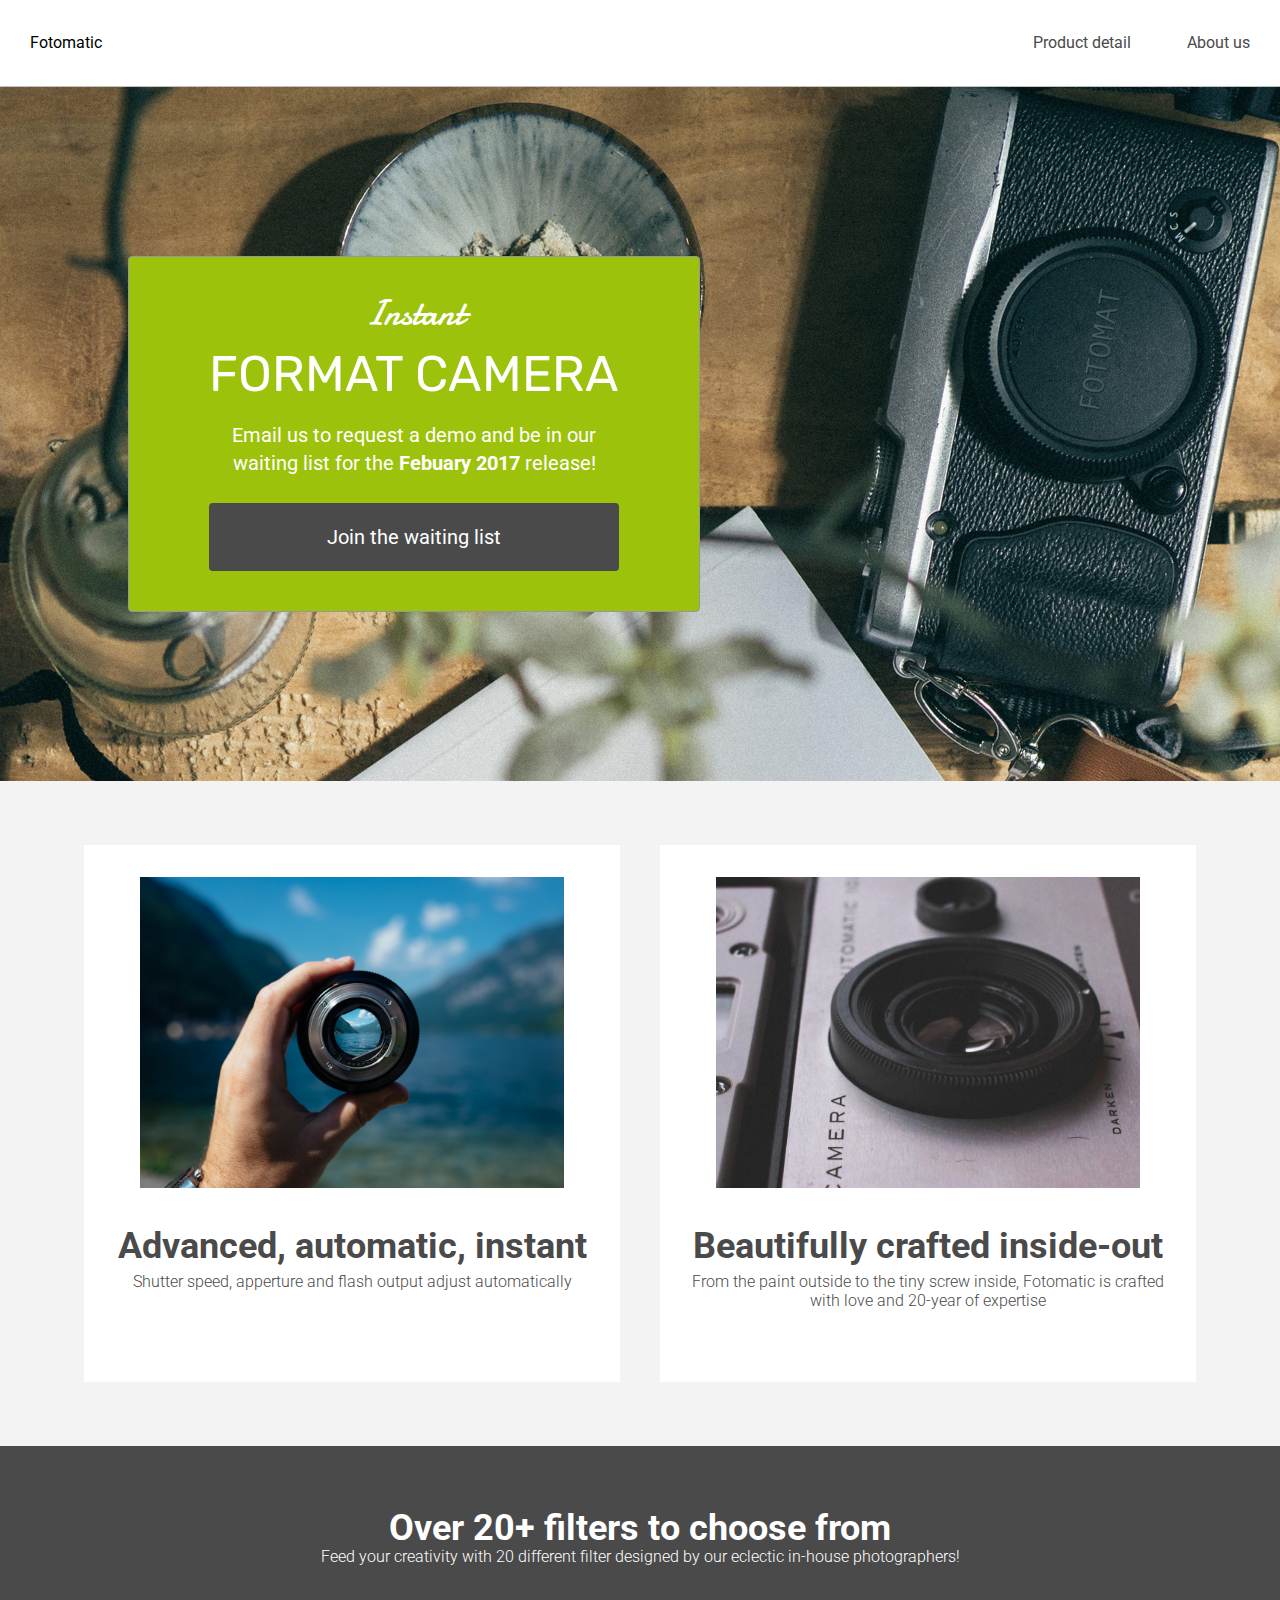
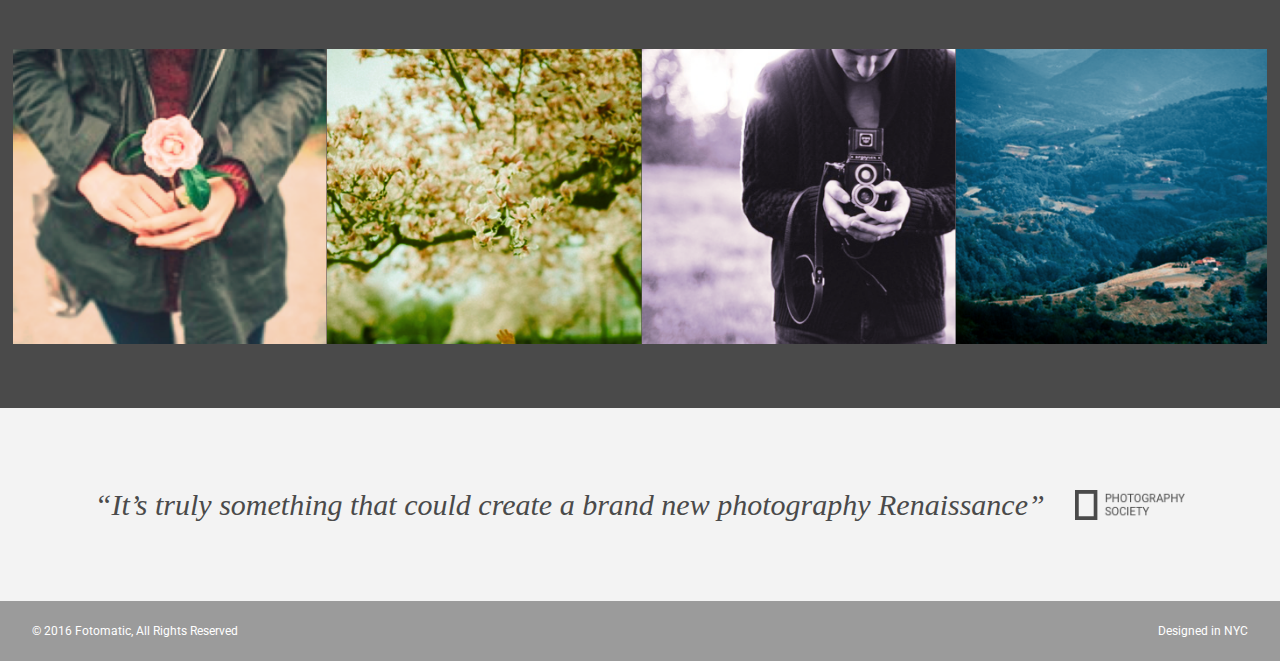
<file: capstone_fotomatic_start/F1C1_start/index.html>
<!DOCTYPE html>
<html>
<head>
  <link href="https://fonts.googleapis.com/css?family=Damion" rel="stylesheet">
  <link href="https://fonts.googleapis.com/css?family=Rubik" rel="stylesheet">
  <link href="https://fonts.googleapis.com/css?family=Roboto:300,400,600,700" rel="stylesheet">
  <link rel="stylesheet" href="./resources/css/reset.css">
  <link rel="stylesheet" href="./resources/css/style.css">
  <title>Fotomatic</title>
</head>

<body>
  <!-- Header -->
  <header>
    <div class="content">
      <a href="index.html" class="desktop logo">Fotomatic</a>
      <nav class="desktop">
        <ul>
          <li><a href="#">Product detail</a></li>
          <li><a href="#">About us</a></li>
          <li><a href="https://www.instagram.com/">Follow us <img class="icon" src="./resources/images/instagram.png"></a></li>
        </ul>
      </nav>
      <nav class="mobile">
        <ul>
          <li><a href="#"><img src="./resources/images/ic-logo.svg"></a></li>
          <li><a href="#"><img src="./resources/images/ic-product-detail.svg"></a></li>
          <li><a href="#"><img src="./resources/images/ic-about-us.svg"></a></li>
          <li><a href="#" class="button">Join us</a></li>
        </ul>
      </nav>
    </div>
  </header>

  <!-- Main Content -->
  <div class="main-content">

    <!-- Sign Up Section -->
    <div id="sign-up-section" class="banner">
      <div id="sign-up-cta">
        <div class="content center">
          <div class="header">
            <h2 class="cursive">Instant</h2>
            <h1 class="striking">FORMAT CAMERA</h1>
          </div>
          <div class="email">
            <span>
              Email us to request a demo and be in our waiting list for the <strong>Febuary 2017</strong> release!
            </span>
            <div class="button">Join the waiting list</div>
          </div>
        </div>
      </div>
    </div>

    <!-- Features Section -->
    <div id="features-section">
      <div class="feature">
        <div class="center">
          <div class="image-container">
            <img src="./resources/images/feature-1.png" />
          </div>
          <div class="content">
            <h2>Advanced, automatic, instant</h2>
            <h3>Shutter speed, apperture and flash output adjust automatically</h3>
          </div>
        </div>
      </div>
      <div class="feature">
        <div class="center">
          <div class="image-container">
            <img src="./resources/images/feature-2.png" />
          </div>
          <div class="content">
            <h2>Beautifully crafted inside-out</h2>
            <h3>From the paint outside to the tiny screw inside, Fotomatic is crafted with love and 20-year of expertise</h3>
          </div>
        </div>
      </div>
    </div>

    <!-- Filters Section -->
    <div id="filters-section">
      <div class="content center">
        <h2>Over 20+ filters to choose from</h2>
        <h3>Feed your creativity with 20 different filter designed by our eclectic in-house photographers!</h3>
      </div>
      <div class="images-container">
        <div class="image-container">
          <img src="./resources/images/filter-1.png" />
        </div>
        <div class="image-container">
          <img src="./resources/images/filter-2.png" />
        </div>
        <div class="image-container">
          <img src="./resources/images/filter-3.png" />
        </div>
        <div class="image-container extra">
          <img src="./resources/images/filter-4.png" />
        </div>
      </div>
    </div>

    <!-- Quotes Section -->
    <div id="quotes-section">
      <div class="content center">
        <span class="quote">“It’s truly something that could create a brand new photography Renaissance”</span>
        <img class="quote-citation" src="./resources/images/photography-logo.png" />
      </div>
    </div>

    <!-- Footer -->
    <footer>
      <div class="content">
        <span class="copyright">© 2016  Fotomatic, All Rights Reserved</span>
        <span class="location">Designed in NYC</span>
      </div>
    </footer>

  </div>
</body>
</html>
</file>
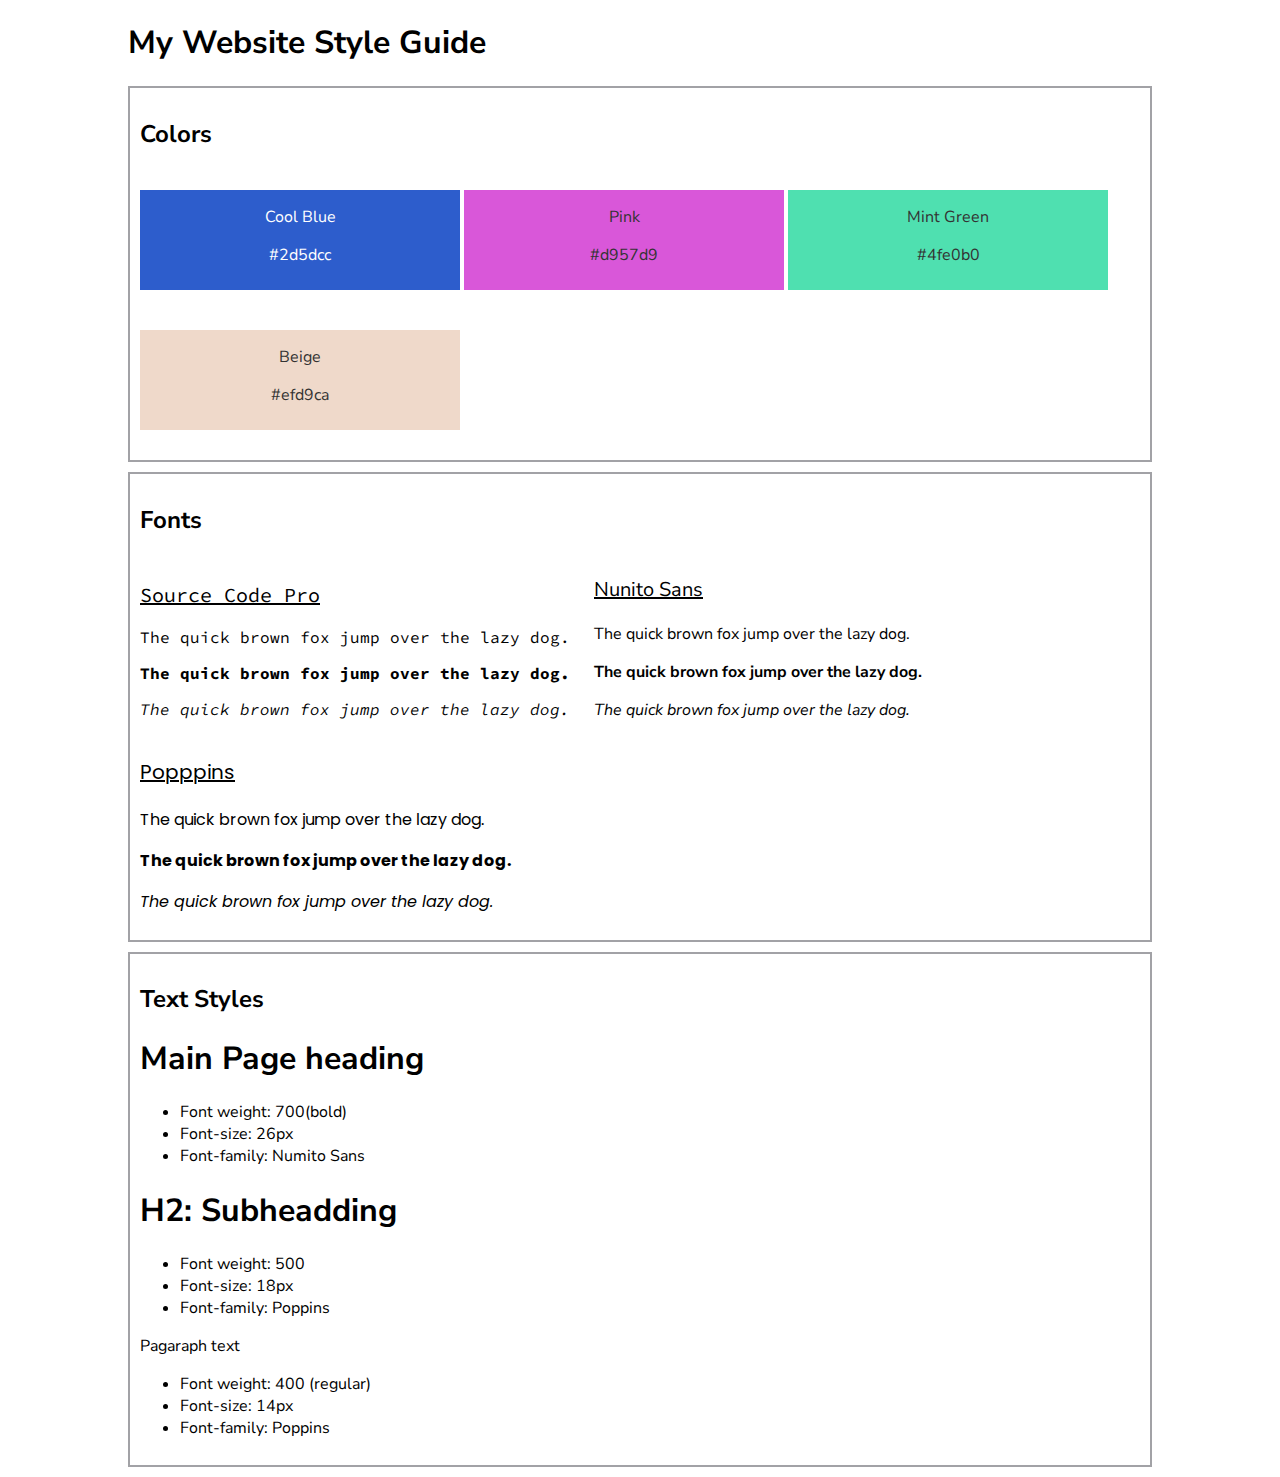
<file: website-design-system-starting/starting/index.html>
<!DOCTYPE html>
<html>
  <head>
    <link href="https://fonts.googleapis.com/css?family=Source+Code+Pro:400,700&display=swap" rel="stylesheet">
    <link href="https://fonts.googleapis.com/css?family=Nunito+Sans:400,400i,700&display=swap" rel="stylesheet">
    <link href="https://fonts.googleapis.com/css?family=Poppins:400,500,700&display=swap" rel="stylesheet">
    <link rel="stylesheet" href="./styles.css">
  </head>

    <body>
        <h1>My Website Style Guide</h1>
         
        <div class="container">
        <h2>Colors</h2>
        <div class="color-container">
          <div class="color-panel cool-blue">
            <p class="color-label">Cool Blue </p>
            <p class="color-hex">#2d5dcc </p>
          </div>
          <div class="color-panel pink">
            <p class="color-label">Pink</p>
            <p class="color-hex">#d957d9</p>
          </div>
          <div class="color-panel mint-green">
            <p class="color-label">Mint Green</p>
            <p class="color-hex">#4fe0b0</p>
          </div>
          <div class="color-panel beige">
            <p class="color-label">Beige</p>
            <p class="color-hex">#efd9ca</p>
          </div>
        </div>
        </div>

        <div class="container">
        <h2>Fonts</h2>
        <div class="font-panel">
            <p class="font-label source-code-pro">Source Code Pro</p>
            <p class="regular source-code-pro">The quick brown fox jump over the lazy dog.</p>
            <p class="bold source-code-pro">The quick brown fox jump over the lazy dog.</p>
            <p class="italic source-code-pro">The quick brown fox jump over the lazy dog.</p>
      </div>  
      <div class="font-panel">
        <p class="font-label nunito-sans">Nunito Sans</p>
        <p class="regular nunito-sans">The quick brown fox jump over the lazy dog.</p>
        <p class="bold nunito-sans">The quick brown fox jump over the lazy dog.</p>
        <p class="italic nunito-sans">The quick brown fox jump over the lazy dog.</p>
      </div>   
      <div class="font-panel">
        <p class="font-label poppins">Popppins</p>
        <p class="regular poppins">The quick brown fox jump over the lazy dog.</p>
        <p class="bold poppins">The quick brown fox jump over the lazy dog.</p>
        <p class="italic poppins">The quick brown fox jump over the lazy dog.</p>
      </div>
      </div>  

      <div class="container">
        <h2>Text Styles</h2>

        <h1>Main Page heading</h1>
        <ul class='text-panel'>
            <li>Font weight: 700(bold)</li>
            <li>Font-size: 26px</li>
            <li>Font-family: Numito Sans</li>
          </ul>

        <h1>H2: Subheadding</h1>
        <ul class='text-panel'>
            <li>Font weight: 500</li>
            <li>Font-size: 18px</li>
            <li>Font-family: Poppins</li>
          </ul>

        <p>Pagaraph text</p>
          <ul class='text-panel'>
              <li>Font weight: 400 (regular)</li>
              <li>Font-size: 14px</li>
              <li>Font-family: Poppins</li>
            </ul>
        </div>
    </body>
</html>
</file>
<file: capstone_fotomatic_start/F1C1_start/resources/css/style.css>
/* Universal Styles */

html {
  font-family: "Roboto", sans-serif;
  font-size: 16px;
}

.main-content {
  position: relative;
  top: 5.3125rem; /* To offset for fixed header. */
}

.center {
  text-align: center;
}

.button {
  border-radius: 4px;
  background-color: #4a4a4a;
  color: white;
}

.image-container {
  overflow: hidden;
}

.image-container img {
  display: block;
  max-width: 100%;
}

@media only screen and (max-width: 895px) {
  .main-content {
    top: 2.5625rem;
  }
}

/* Header */

header {
  position: fixed;
  z-index: 100;
  width: 100%;
  border-bottom: solid 1px #c6c1c1;
  background-color: white;
}

header .content {
  display: flex;
  align-items: center;
  padding: 1.875rem;
}

header .logo {
  flex: 1;
}

header nav ul {
  display: flex;
}

nav li {
  padding-left: 3.5rem;
}

nav a {
  vertical-align: bottom;
  line-height: 1.6;
  font-size: 1rem;
  color: #4a4a4a;
}

nav .button {
  padding: .1875rem .5rem;
  background-color: #9dc20b;
  line-height: 1.6;
  color: white;
}

nav li:last-child {
  display: none;
}

header .icon {
  width: 1rem;
  padding-left: .75rem;
}

header .mobile {
  display: none;
}

@media only screen and (max-width: 895px) {
  nav li:last-child {
    display: block;
  }

  header .content {
    padding: 1rem 1rem;
  }
}

@media only screen and (max-width: 600px) {
  header .desktop {
    display: none;
  }

  header .mobile {
    display: block;
    width: 100%;
  }

  header .content {
    padding: .5rem 0;
  }

  header .mobile ul {
    display: flex;
    justify-content: space-around;
    align-items: center;
    width: 100%;
  }

  header .mobile li {
    padding: 0;
  }
}

/* Sign Up Section */

#sign-up-section {
  display: flex;
  justify-content: flex-start;
  align-items: flex-start;
  height: 43.5rem;
  background-image: url('../images/banner-landingpage.jpg');
  background-position: bottom;
  background-size: cover;
  background-repeat: no-repeat;
}

#sign-up-cta {
  position: relative;
  top: 171px;
  left: 10%;
  padding: 0 5rem 2.5rem 5rem;
  border: solid 1px #979797;
  border-radius: 4px;
  background-color: #9dc20b;
}

#sign-up-cta .content {
  width: 25.625rem;
  margin-top: 2rem;
  font-family: "Roboto", sans-serif;
  font-size: 1.25rem;
  line-height: 1.4;
  color: white;
}

#sign-up-cta h1 {
  font-size: 3.125rem;
}

#sign-up-cta h2 {
  font-size: 2.25rem;
}

#sign-up-cta span strong {
  font-weight: bold;
}

#sign-up-cta .cursive {
  font-family: "Damion", cursive;
}

#sign-up-cta .striking {
  font-family: "Rubik", sans-serif;
  padding-bottom: .75rem;
}

#sign-up-cta .button {
  margin-top: 1.625rem;
  padding: 1.25rem 7.25rem;
}

@media only screen and (max-width: 895px) {
  #sign-up-section {
    align-items: center;
    justify-content: center;
    height: 28rem;
  }

  #sign-up-cta {
    position: static;
    width: auto;
    height: auto;
    background-color: transparent;
    border: none;
  }

  #sign-up-cta .content {
    margin-top: 0;
  }

  #sign-up-cta .email {
    display: none;
  }

  #sign-up-cta h1 {
    font-size: 3.125rem;
  }

  #sign-up-cta h2 {
    font-size: 2.25rem;
  }
}

@media only screen and (max-width: 600px) {
  #sign-up-section {
    height: 20rem;
  }

  #sign-up-cta h1 {
    font-size: 2.25rem;
  }

  #sign-up-cta h2 {
    font-size: 2rem;
  }
}

/* Features Section */

#features-section {
  display: flex;
  justify-content: space-between;
  padding: 4rem 5%;
  background-color: #f3f3f3;
}

.feature {
  flex: 1;
  padding: 2rem;
  margin: 0px 1.25rem;
  background-color: white;
}

.feature .image-container {
  width: 90%;
  height: 65%;
  margin: 0 auto;
}

.feature .content {
  padding: 2.5rem 0;
}

.feature h2 {
  padding-bottom: .5rem;
  font-size: 2.25rem;
  font-weight: bold;
  color: #4a4a4a;
}

.feature h3 {
  font-size: 1rem;
  line-height: 1.2;
  font-weight: 300;
  color: #4a4a4a;
}

@media only screen and (max-width: 895px) {
  #features-section {
    padding: 1rem;
  }

  .feature {
    margin: 0px .5rem;
    padding: 1rem;
  }

  .feature h2 {
    font-size: 2rem;
    line-height: 1.3;
  }

  .feature h3 {
    font-size: .875rem;
    line-height: 1.4;
  }
}

@media only screen and (max-width: 600px) {
  #features-section {
    flex-flow: column;
    padding: 0;
  }

  .feature {
    margin: 0;
    padding: 1.25rem 1rem 0 1rem;
  }

  .feature .content {
    padding: 1.25rem 0 1.875rem 0;
  }
}

/* Filters Section */

#filters-section {
  padding: 4rem 0;
  background-color: #4a4a4a;
}

#filters-section .content {
  padding: 0 .625rem;
  margin-bottom: 5rem;
}

#filters-section .content h2 {
  font-size: 2.25rem;
  font-weight: bold;
  color: white;
}

#filters-section .content h3 {
  font-size: 1rem;
  line-height: 1.4;
  font-weight: 300;
  color: white;
}

#filters-section .images-container {
  display: flex;
  max-width: 100%;
  padding: 0 1%;
}

@media only screen and (max-width: 600px) {
  #filters-section {
    padding: 1.5rem 0 0 0;
  }

  #filters-section .content {
    margin-bottom: 1rem;
  }

  #filters-section .content h2 {
    padding-bottom: .625rem;
    font-size: 1.125rem;
    line-height: 1.3;
    font-weight: normal;
  }

  #filters-section .content h3 {
    font-size: .875rem;
    line-height: 1.4;
  }

  #filters-section .images-container {
    padding: 0;
  }

  #filters-section .extra {
    display: none;
  }
}

/* Quotes Section */

#quotes-section {
  background-color: #f3f3f3;
}

#quotes-section .content {
  display: flex;
  align-items: center;
  justify-content: center;
  padding: 5rem 1.5rem;
}

#quotes-section .quote {
  padding-right: 1.875rem;
  font-family: "Palatino", serif;
  font-size: 1.875rem;
  line-height: 1.1;
  font-style: italic;
  color: #4a4a4a;
}

#quotes-section .quote-citation {
  height: 1.875rem;
}

@media only screen and (max-width: 895px) {
  #quotes-section .content {
    padding: 3rem 1.5rem;
  }
}

@media only screen and (max-width: 600px) {
  #quotes-section .content {
    flex-flow: column;
    padding: 1.875rem .625rem;
  }

  #quotes-section .quote {
    font-size: 1.5rem;
    line-height: 1.4;
  }

  #quotes-section .quote-citation {
    display: block;
    padding-top: 1rem;
    margin: auto;
  }
}

/* Footer */

footer {
  background-color: #9b9b9b;
  padding: 1.5rem 2rem;
}

footer .content {
  color: white;
  display: flex;
  font-size: .75rem;
}

footer .copyright {
  flex-grow: 1;
}

@media only screen and (max-width: 600px) {
  footer .content {
    font-size: .625rem;
  }
}
</file>
<file: website-design-system-starting/starting/styles.css>
body{
  font-family: 'Nunito Sans', sans-serif;
  margin: 0 10%;
}

.container
{  border: 2px solid #a2a2a6;
    padding: 10px;
    margin: 10px auto;
}

.color-container
{  width: 100%;
}

.color-panel {
    display: inline-block;
    width: 32%;
    text-align: center;
    margin: 20px auto;
    min-height: 100px;
  }

.cool-blue {
    background-color: #2d5dcc;
    color: #fff;
  }
.pink {
    background-color: #d957d9;
    color: #333;
  }
.mint-green {
    background-color: #4fe0b0;
    color: #333;
  }
.beige {
    background-color: #efd9ca;
    color: #333;
  }

.font-panel {
  display: inline-block;
  width: 45%;
}

.font-label{
  font-size: 20px;
  text-decoration: underline;
}

.regular {
  font-style: normal;
}

.bold {
  font-weight: 700;
}

.italic {
  font-style: italic;
}

.source-code-pro{
  font-family: 'Source Code Pro', monospace;
}

.nunioto-sans{
  font-family: 'Nunito Sans', sans-serif;
}

.poppins{
  font-family: 'Poppins', sans-serif;
}

.text-panel h1 {
  font-weight: 700;
  font-size: 32px;
  font-family: 'Nunito Sans', sans-serif;
}

.text-panel h2 {
  font-weight: 500;
  font-size: 18px;
  font-family: 'Poppins', sans-serif;
}

.text-panel p {
  font-weight: 400;
  font-size: 14px;
  font-family: 'Poppins', sans-serif;
}
</file>
